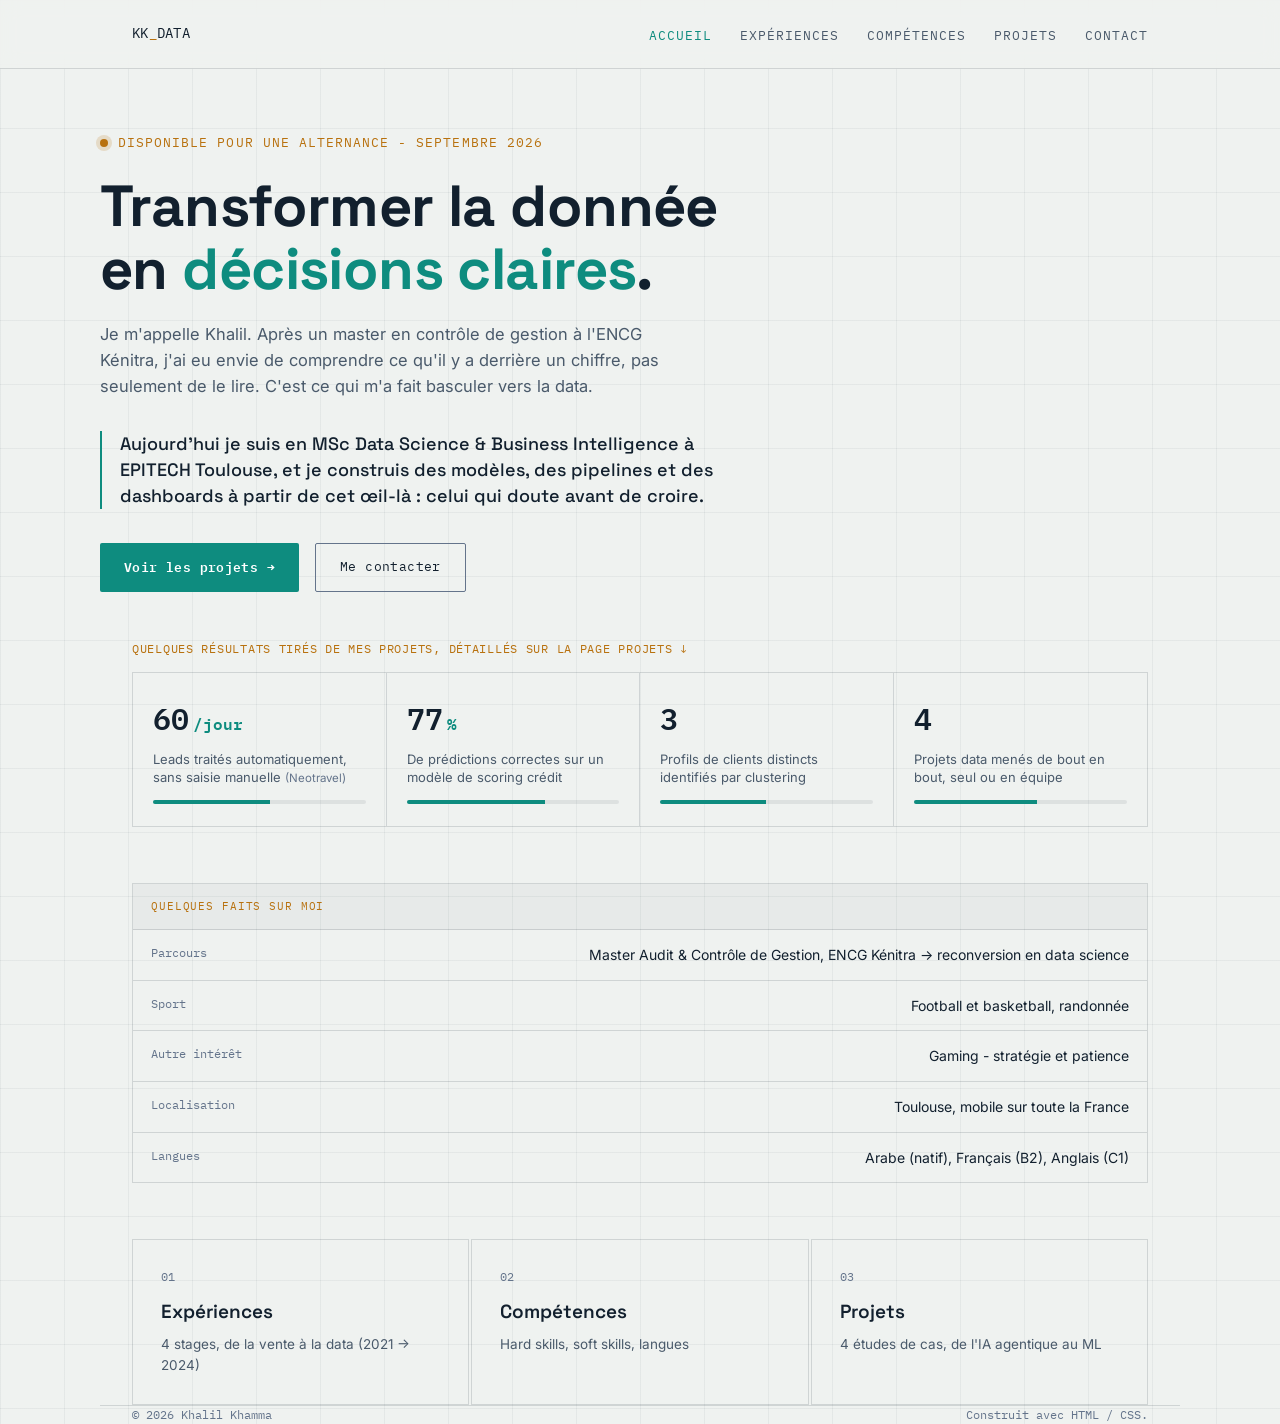
<file: index.html>
<!DOCTYPE html>
<html lang="fr">
<head>
<meta charset="UTF-8">
<meta name="viewport" content="width=device-width, initial-scale=1.0">
<meta name="color-scheme" content="light">
<title>Khalil Khamma - Data Analyst &amp; Business Intelligence</title>
<meta name="description" content="Projets data (ML, BI, IA agentique) et parcours hybride finance/data science. En recherche d'alternance pour septembre 2026.">

<meta property="og:type" content="website">
<meta property="og:site_name" content="Khalil Khamma - Portfolio">
<meta property="og:title" content="Portfolio - Khalil Khamma | Data Analyst &amp; BI">
<meta property="og:description" content="Projets data (ML, BI, IA agentique) et parcours hybride finance/data science. En recherche d'alternance pour septembre 2026.">
<meta property="og:url" content="https://mbabedse7ra.github.io/khalil-khamma.github.io/">
<meta property="og:image" content="https://mbabedse7ra.github.io/khalil-khamma.github.io/og-image.jpg">
<meta property="og:image:type" content="image/jpeg">
<meta property="og:image:width" content="1200">
<meta property="og:image:height" content="630">
<meta name="twitter:card" content="summary_large_image">
<meta name="twitter:title" content="Portfolio - Khalil Khamma | Data Analyst &amp; BI">
<meta name="twitter:description" content="Projets data (ML, BI, IA agentique) et parcours hybride finance/data science. En recherche d'alternance pour septembre 2026.">
<meta name="twitter:image" content="https://mbabedse7ra.github.io/khalil-khamma.github.io/og-image.jpg">

<link rel="preconnect" href="https://fonts.googleapis.com">
<link rel="preconnect" href="https://fonts.gstatic.com" crossorigin>
<link href="https://fonts.googleapis.com/css2?family=Space+Grotesk:wght@400;500;600;700&family=Inter:wght@400;500;600&family=IBM+Plex+Mono:wght@400;500;600&display=swap" rel="stylesheet">
<link rel="stylesheet" href="styles.css">
</head>
<body>

<header>
  <nav class="wrap">
    <a class="logo" href="index.html">KK<span>_</span>DATA</a>
    <ul class="navlinks">
      <li><a href="index.html" class="active">Accueil</a></li>
      <li><a href="experiences.html">Expériences</a></li>
      <li><a href="competences.html">Compétences</a></li>
      <li><a href="projets.html">Projets</a></li>
      <li><a href="contact.html">Contact</a></li>
    </ul>
  </nav>
</header>

<main>
  <section class="page-hero wrap" style="border-bottom:none; padding-bottom:0;">
    <div class="eyebrow">Disponible pour une alternance - septembre 2026</div>
    <h1>Transformer la donnée<br>en <span class="accent">décisions claires</span>.</h1>
    <p class="page-sub">Je m'appelle Khalil. Après un master en contrôle de gestion à l'ENCG Kénitra, j'ai eu envie de comprendre ce qu'il y a derrière un chiffre, pas seulement de le lire. C'est ce qui m'a fait basculer vers la data.</p>

    <blockquote style="font-family:var(--display); font-weight:500; font-size:18px; color:var(--paper); line-height:1.45; max-width:640px; margin-top:32px; padding-left:18px; border-left:2px solid var(--teal);">
      Aujourd'hui je suis en MSc Data Science &amp; Business Intelligence à EPITECH Toulouse, et je construis des modèles, des pipelines et des dashboards à partir de cet œil-là : celui qui doute avant de croire.
    </blockquote>

    <div class="hero-cta">
      <a class="btn btn-primary" href="projets.html">Voir les projets →</a>
      <a class="btn btn-ghost" href="contact.html">Me contacter</a>
    </div>
  </section>

  <section class="wrap" style="border-bottom:1px solid var(--line); padding-top:0;">
    <div class="dash-intro">Quelques résultats tirés de mes projets, détaillés sur la page Projets ↓</div>
    <div class="dash" id="dash">
      <div class="kpi">
        <div class="value">60<span class="unit">/jour</span></div>
        <div class="kpi-desc">Leads traités automatiquement, sans saisie manuelle <span class="proj">(Neotravel)</span></div>
        <div class="bar"><div class="bar-fill" data-w="55%"></div></div>
      </div>
      <div class="kpi">
        <div class="value">77<span class="unit">%</span></div>
        <div class="kpi-desc">De prédictions correctes sur un modèle de scoring crédit</div>
        <div class="bar"><div class="bar-fill" data-w="65%"></div></div>
      </div>
      <div class="kpi">
        <div class="value">3</div>
        <div class="kpi-desc">Profils de clients distincts identifiés par clustering</div>
        <div class="bar"><div class="bar-fill" data-w="50%"></div></div>
      </div>
      <div class="kpi">
        <div class="value">4</div>
        <div class="kpi-desc">Projets data menés de bout en bout, seul ou en équipe</div>
        <div class="bar"><div class="bar-fill" data-w="58%"></div></div>
      </div>
    </div>

    <div class="facts">
      <div class="facts-head">Quelques faits sur moi</div>
      <div class="fact-row"><span class="k">Parcours</span><span class="v">Master Audit &amp; Contrôle de Gestion, ENCG Kénitra → reconversion en data science</span></div>
      <div class="fact-row"><span class="k">Sport</span><span class="v">Football et basketball, randonnée</span></div>
      <div class="fact-row"><span class="k">Autre intérêt</span><span class="v">Gaming - stratégie et patience</span></div>
      <div class="fact-row"><span class="k">Localisation</span><span class="v">Toulouse, mobile sur toute la France</span></div>
      <div class="fact-row"><span class="k">Langues</span><span class="v">Arabe (natif), Français (B2), Anglais (C1)</span></div>
    </div>

    <div class="nav-cards">
      <a class="nav-card" href="experiences.html">
        <div class="nc-num">01</div>
        <div class="nc-title">Expériences</div>
        <div class="nc-desc">4 stages, de la vente à la data (2021 → 2024)</div>
      </a>
      <a class="nav-card" href="competences.html">
        <div class="nc-num">02</div>
        <div class="nc-title">Compétences</div>
        <div class="nc-desc">Hard skills, soft skills, langues</div>
      </a>
      <a class="nav-card" href="projets.html">
        <div class="nc-num">03</div>
        <div class="nc-title">Projets</div>
        <div class="nc-desc">4 études de cas, de l'IA agentique au ML</div>
      </a>
    </div>
  </section>
</main>

<footer class="wrap">
  <span>© 2026 Khalil Khamma</span>
  <span>Construit avec HTML / CSS.</span>
</footer>

<script>
  window.addEventListener('load', () => {
    document.querySelectorAll('.bar-fill').forEach((el, i) => {
      setTimeout(() => { el.style.width = el.dataset.w; }, 150 + i * 120);
    });
  });
</script>

</body>
</html>
</file>
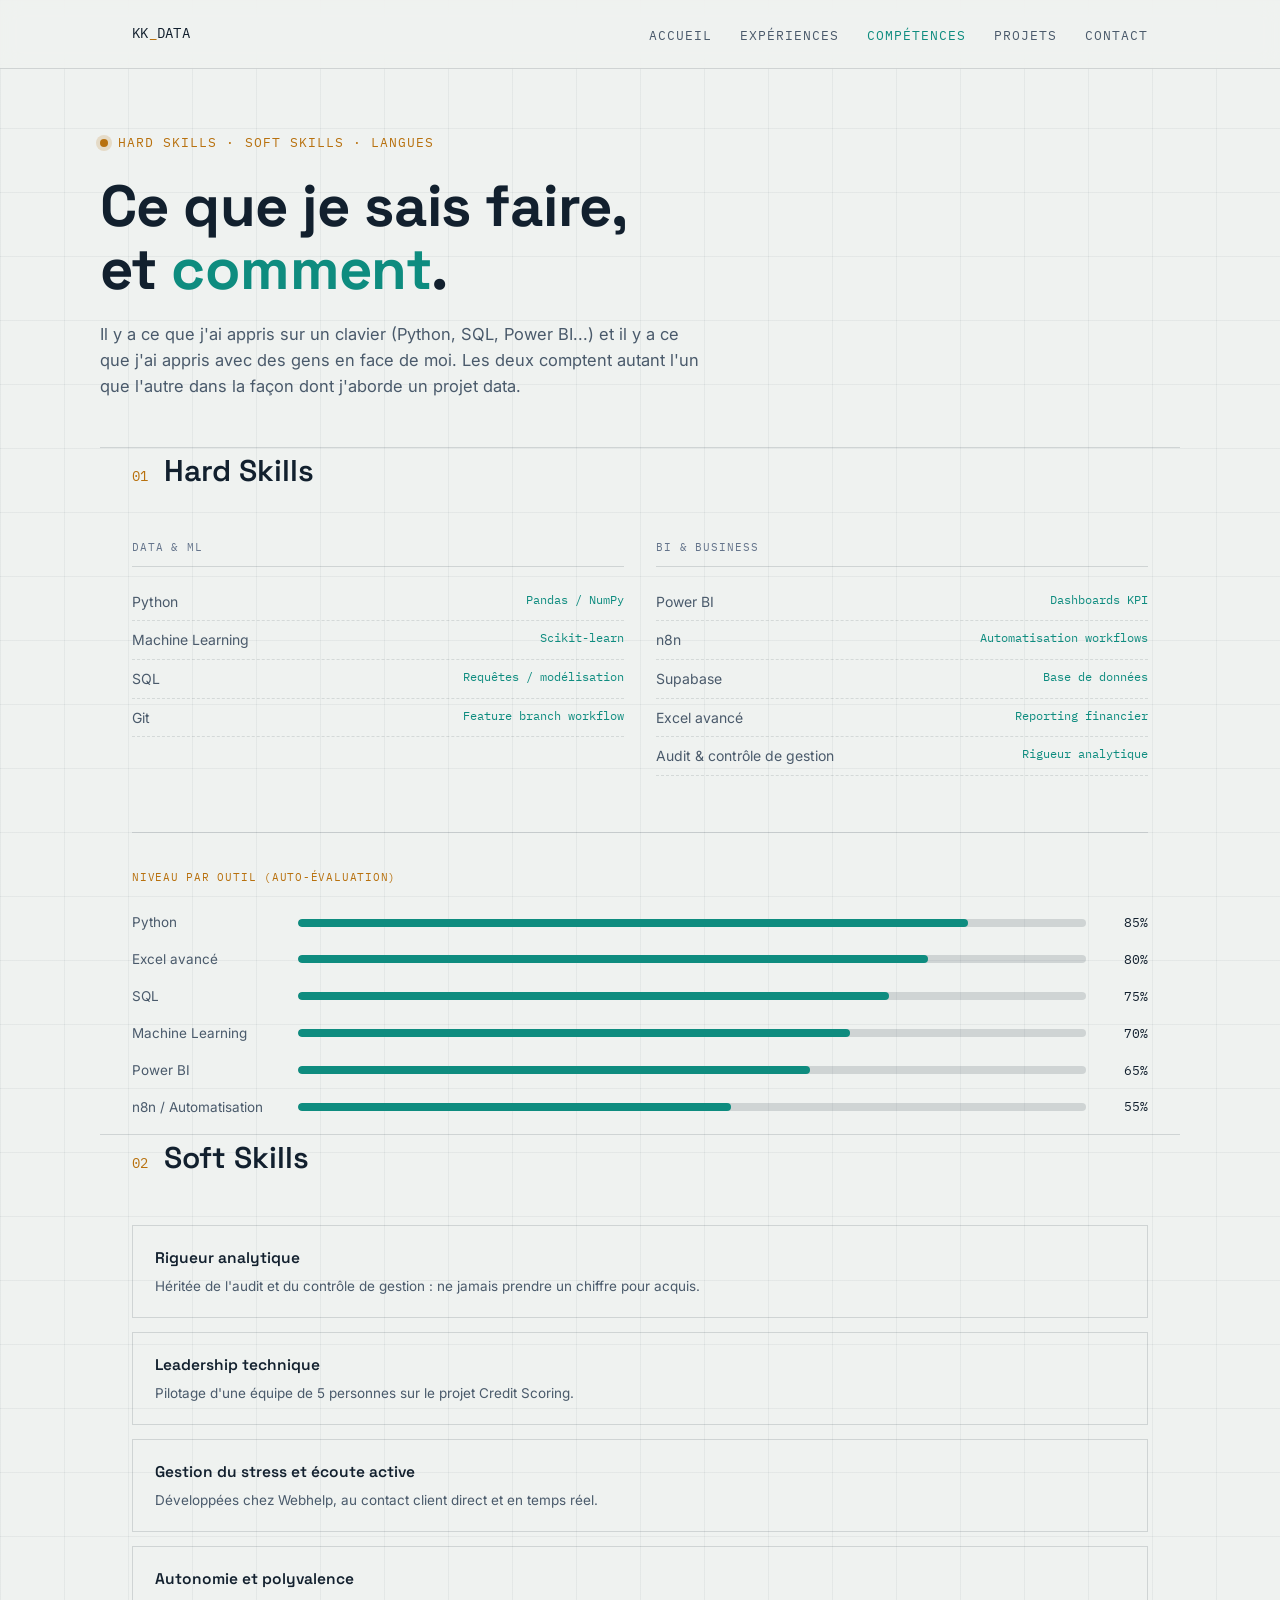
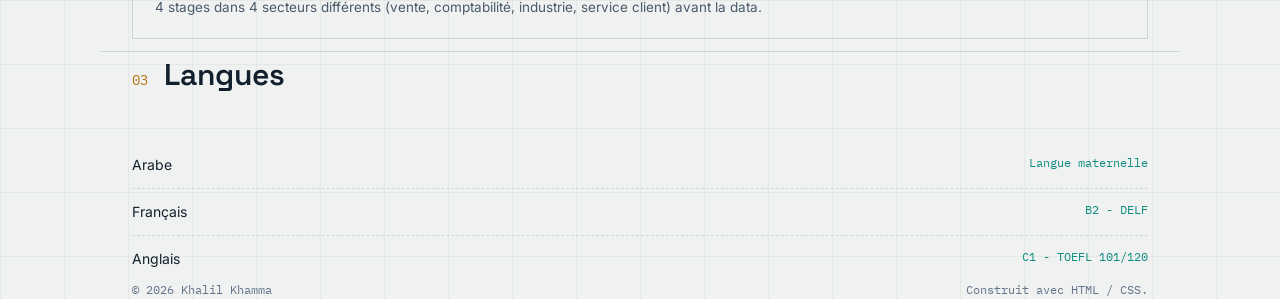
<file: competences.html>
<!DOCTYPE html>
<html lang="fr">
<head>
<meta charset="UTF-8">
<meta name="viewport" content="width=device-width, initial-scale=1.0">
<meta name="color-scheme" content="light">
<title>Compétences - Khalil Khamma</title>
<meta name="description" content="Hard skills, soft skills et langues d'un futur Data Analyst en alternance dès septembre 2026.">
<meta property="og:type" content="website">
<meta property="og:site_name" content="Khalil Khamma - Portfolio">
<meta property="og:title" content="Compétences - Khalil Khamma">
<meta property="og:description" content="Hard skills, soft skills et langues d'un futur Data Analyst en alternance dès septembre 2026.">
<meta property="og:url" content="https://mbabedse7ra.github.io/khalil-khamma.github.io/competences.html">
<meta property="og:image" content="https://mbabedse7ra.github.io/khalil-khamma.github.io/og-image.jpg">
<meta property="og:image:type" content="image/jpeg">
<meta property="og:image:width" content="1200">
<meta property="og:image:height" content="630">
<meta name="twitter:card" content="summary_large_image">
<meta name="twitter:title" content="Compétences - Khalil Khamma">
<meta name="twitter:description" content="Hard skills, soft skills et langues d'un futur Data Analyst en alternance dès septembre 2026.">
<meta name="twitter:image" content="https://mbabedse7ra.github.io/khalil-khamma.github.io/og-image.jpg">
<link rel="preconnect" href="https://fonts.googleapis.com">
<link rel="preconnect" href="https://fonts.gstatic.com" crossorigin>
<link href="https://fonts.googleapis.com/css2?family=Space+Grotesk:wght@400;500;600;700&family=Inter:wght@400;500;600&family=IBM+Plex+Mono:wght@400;500;600&display=swap" rel="stylesheet">
<link rel="stylesheet" href="styles.css">
</head>
<body>

<header>
  <nav class="wrap">
    <a class="logo" href="index.html">KK<span>_</span>DATA</a>
    <ul class="navlinks">
      <li><a href="index.html">Accueil</a></li>
      <li><a href="experiences.html">Expériences</a></li>
      <li><a href="competences.html" class="active">Compétences</a></li>
      <li><a href="projets.html">Projets</a></li>
      <li><a href="contact.html">Contact</a></li>
    </ul>
  </nav>
</header>

<main>
  <section class="page-hero wrap">
    <div class="eyebrow">Hard skills · Soft skills · Langues</div>
    <h1>Ce que je sais faire,<br>et <span class="accent">comment</span>.</h1>
    <p class="page-sub">Il y a ce que j'ai appris sur un clavier (Python, SQL, Power BI...) et il y a ce que j'ai appris avec des gens en face de moi. Les deux comptent autant l'un que l'autre dans la façon dont j'aborde un projet data.</p>
  </section>

  <section class="wrap">
    <div class="sec-head">
      <span class="sec-num">01</span>
      <h2 class="sec-title">Hard Skills</h2>
    </div>
    <div class="skills-grid">
      <div class="skill-col">
        <div class="col-title">Data &amp; ML</div>
        <div class="skill-item"><span>Python</span><span>Pandas / NumPy</span></div>
        <div class="skill-item"><span>Machine Learning</span><span>Scikit-learn</span></div>
        <div class="skill-item"><span>SQL</span><span>Requêtes / modélisation</span></div>
        <div class="skill-item"><span>Git</span><span>Feature branch workflow</span></div>
      </div>
      <div class="skill-col">
        <div class="col-title">BI &amp; Business</div>
        <div class="skill-item"><span>Power BI</span><span>Dashboards KPI</span></div>
        <div class="skill-item"><span>n8n</span><span>Automatisation workflows</span></div>
        <div class="skill-item"><span>Supabase</span><span>Base de données</span></div>
        <div class="skill-item"><span>Excel avancé</span><span>Reporting financier</span></div>
        <div class="skill-item"><span>Audit &amp; contrôle de gestion</span><span>Rigueur analytique</span></div>
      </div>
    </div>

    <div class="skill-chart">
      <div class="chart-label">Niveau par outil (auto-évaluation)</div>
      <div class="chart-row" data-value="85">
        <span class="chart-name">Python</span>
        <div class="chart-track"><div class="chart-fill"></div></div>
        <span class="chart-pct">85%</span>
      </div>
      <div class="chart-row" data-value="80">
        <span class="chart-name">Excel avancé</span>
        <div class="chart-track"><div class="chart-fill"></div></div>
        <span class="chart-pct">80%</span>
      </div>
      <div class="chart-row" data-value="75">
        <span class="chart-name">SQL</span>
        <div class="chart-track"><div class="chart-fill"></div></div>
        <span class="chart-pct">75%</span>
      </div>
      <div class="chart-row" data-value="70">
        <span class="chart-name">Machine Learning</span>
        <div class="chart-track"><div class="chart-fill"></div></div>
        <span class="chart-pct">70%</span>
      </div>
      <div class="chart-row" data-value="65">
        <span class="chart-name">Power BI</span>
        <div class="chart-track"><div class="chart-fill"></div></div>
        <span class="chart-pct">65%</span>
      </div>
      <div class="chart-row" data-value="55">
        <span class="chart-name">n8n / Automatisation</span>
        <div class="chart-track"><div class="chart-fill"></div></div>
        <span class="chart-pct">55%</span>
      </div>
    </div>
  </section>

  <section class="wrap">
    <div class="sec-head">
      <span class="sec-num">02</span>
      <h2 class="sec-title">Soft Skills</h2>
    </div>
    <div class="soft-skills">
      <div class="soft-item">
        <div class="st-title">Rigueur analytique</div>
        <div class="st-desc">Héritée de l'audit et du contrôle de gestion : ne jamais prendre un chiffre pour acquis.</div>
      </div>
      <div class="soft-item">
        <div class="st-title">Leadership technique</div>
        <div class="st-desc">Pilotage d'une équipe de 5 personnes sur le projet Credit Scoring.</div>
      </div>
      <div class="soft-item">
        <div class="st-title">Gestion du stress et écoute active</div>
        <div class="st-desc">Développées chez Webhelp, au contact client direct et en temps réel.</div>
      </div>
      <div class="soft-item">
        <div class="st-title">Autonomie et polyvalence</div>
        <div class="st-desc">4 stages dans 4 secteurs différents (vente, comptabilité, industrie, service client) avant la data.</div>
      </div>
    </div>
  </section>

  <section class="wrap" style="border-bottom:none;">
    <div class="sec-head">
      <span class="sec-num">03</span>
      <h2 class="sec-title">Langues</h2>
    </div>
    <div class="lang-row"><span>Arabe</span><span class="l-level">Langue maternelle</span></div>
    <div class="lang-row"><span>Français</span><span class="l-level">B2 - DELF</span></div>
    <div class="lang-row"><span>Anglais</span><span class="l-level">C1 - TOEFL 101/120</span></div>
  </section>
</main>

<footer class="wrap">
  <span>© 2026 Khalil Khamma</span>
  <span>Construit avec HTML / CSS.</span>
</footer>

<script>
  const chartRows = document.querySelectorAll('.chart-row');
  if ('IntersectionObserver' in window) {
    const observer = new IntersectionObserver((entries) => {
      entries.forEach((entry, i) => {
        if (entry.isIntersecting) {
          const fill = entry.target.querySelector('.chart-fill');
          setTimeout(() => { fill.style.width = entry.target.dataset.value + '%'; }, i * 60);
          observer.unobserve(entry.target);
        }
      });
    }, { threshold: 0.35 });
    chartRows.forEach(row => observer.observe(row));
  } else {
    chartRows.forEach(row => {
      row.querySelector('.chart-fill').style.width = row.dataset.value + '%';
    });
  }
</script>

</body>
</html>
</file>
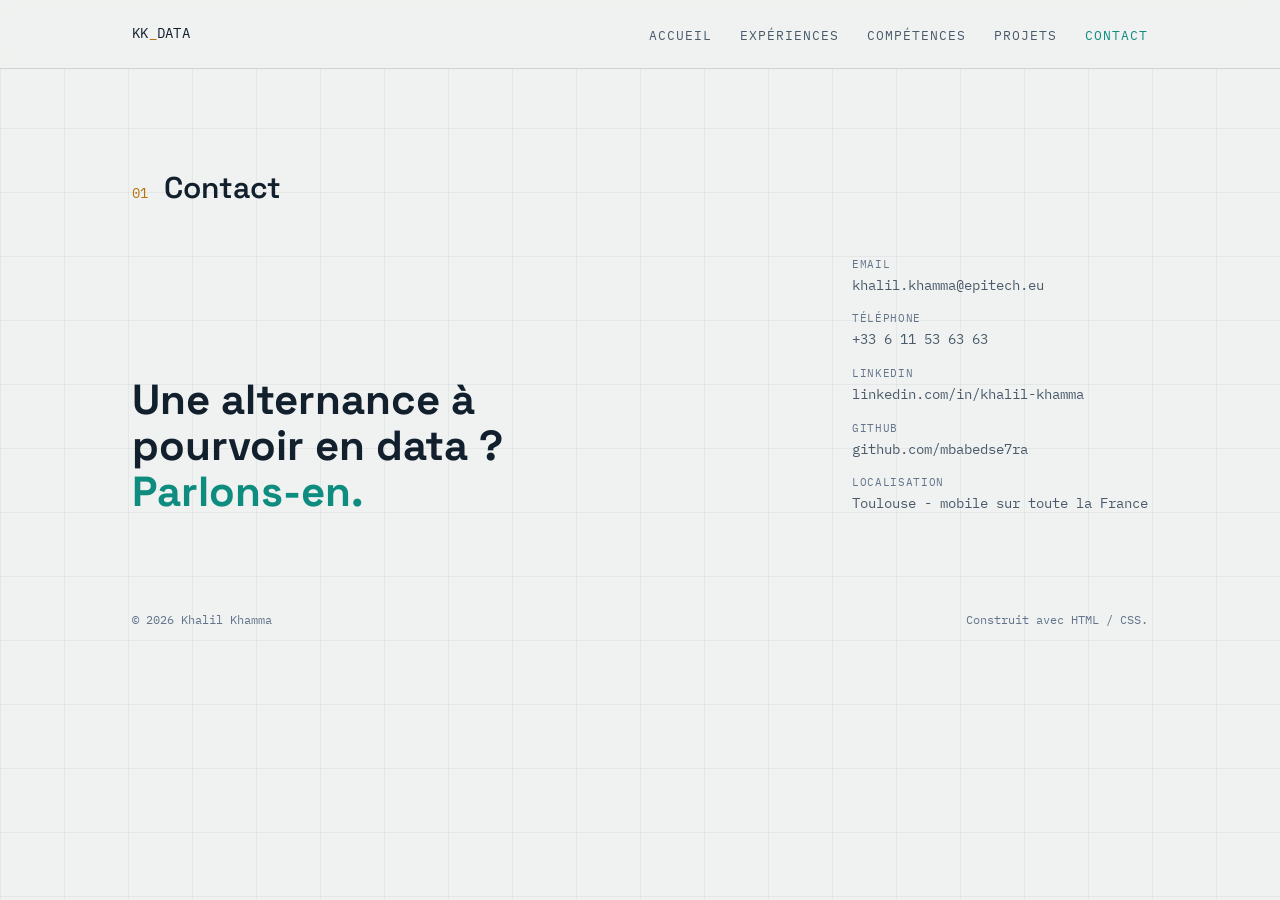
<file: contact.html>
<!DOCTYPE html>
<html lang="fr">
<head>
<meta charset="UTF-8">
<meta name="viewport" content="width=device-width, initial-scale=1.0">
<meta name="color-scheme" content="light">
<title>Contact - Khalil Khamma</title>
<meta name="description" content="Étudiant en MSc Data Science &amp; BI, en recherche d'alternance pour septembre 2026. Contactez-moi.">
<meta property="og:type" content="website">
<meta property="og:site_name" content="Khalil Khamma - Portfolio">
<meta property="og:title" content="Contact - Khalil Khamma">
<meta property="og:description" content="Étudiant en MSc Data Science &amp; BI, en recherche d'alternance pour septembre 2026. Contactez-moi.">
<meta property="og:url" content="https://mbabedse7ra.github.io/khalil-khamma.github.io/contact.html">
<meta property="og:image" content="https://mbabedse7ra.github.io/khalil-khamma.github.io/og-image.jpg">
<meta property="og:image:type" content="image/jpeg">
<meta property="og:image:width" content="1200">
<meta property="og:image:height" content="630">
<meta name="twitter:card" content="summary_large_image">
<meta name="twitter:title" content="Contact - Khalil Khamma">
<meta name="twitter:description" content="Étudiant en MSc Data Science &amp; BI, en recherche d'alternance pour septembre 2026. Contactez-moi.">
<meta name="twitter:image" content="https://mbabedse7ra.github.io/khalil-khamma.github.io/og-image.jpg">
<link rel="preconnect" href="https://fonts.googleapis.com">
<link rel="preconnect" href="https://fonts.gstatic.com" crossorigin>
<link href="https://fonts.googleapis.com/css2?family=Space+Grotesk:wght@400;500;600;700&family=Inter:wght@400;500;600&family=IBM+Plex+Mono:wght@400;500;600&display=swap" rel="stylesheet">
<link rel="stylesheet" href="styles.css">
</head>
<body>

<header>
  <nav class="wrap">
    <a class="logo" href="index.html">KK<span>_</span>DATA</a>
    <ul class="navlinks">
      <li><a href="index.html">Accueil</a></li>
      <li><a href="experiences.html">Expériences</a></li>
      <li><a href="competences.html">Compétences</a></li>
      <li><a href="projets.html">Projets</a></li>
      <li><a href="contact.html" class="active">Contact</a></li>
    </ul>
  </nav>
</header>

<main>
  <section class="wrap" style="border-bottom:none; padding-top:96px; padding-bottom:96px;">
    <div class="sec-head">
      <span class="sec-num">01</span>
      <h2 class="sec-title">Contact</h2>
    </div>
    <div class="contact-inner">
      <h2>Une alternance à pourvoir en data ?<br><span class="accent">Parlons-en.</span></h2>
      <div class="contact-links">
        <a href="mailto:khalil.khamma@epitech.eu"><span class="k">Email</span>khalil.khamma@epitech.eu</a>
        <a href="tel:+33611536363"><span class="k">Téléphone</span>+33 6 11 53 63 63</a>
        <a href="https://linkedin.com/in/khalil-khamma" target="_blank" rel="noopener"><span class="k">LinkedIn</span>linkedin.com/in/khalil-khamma</a>
        <a href="https://github.com/mbabedse7ra" target="_blank" rel="noopener"><span class="k">GitHub</span>github.com/mbabedse7ra</a>
        <a href="#"><span class="k">Localisation</span>Toulouse - mobile sur toute la France</a>
      </div>
    </div>
  </section>
</main>

<footer class="wrap">
  <span>© 2026 Khalil Khamma</span>
  <span>Construit avec HTML / CSS.</span>
</footer>

</body>
</html>
</file>
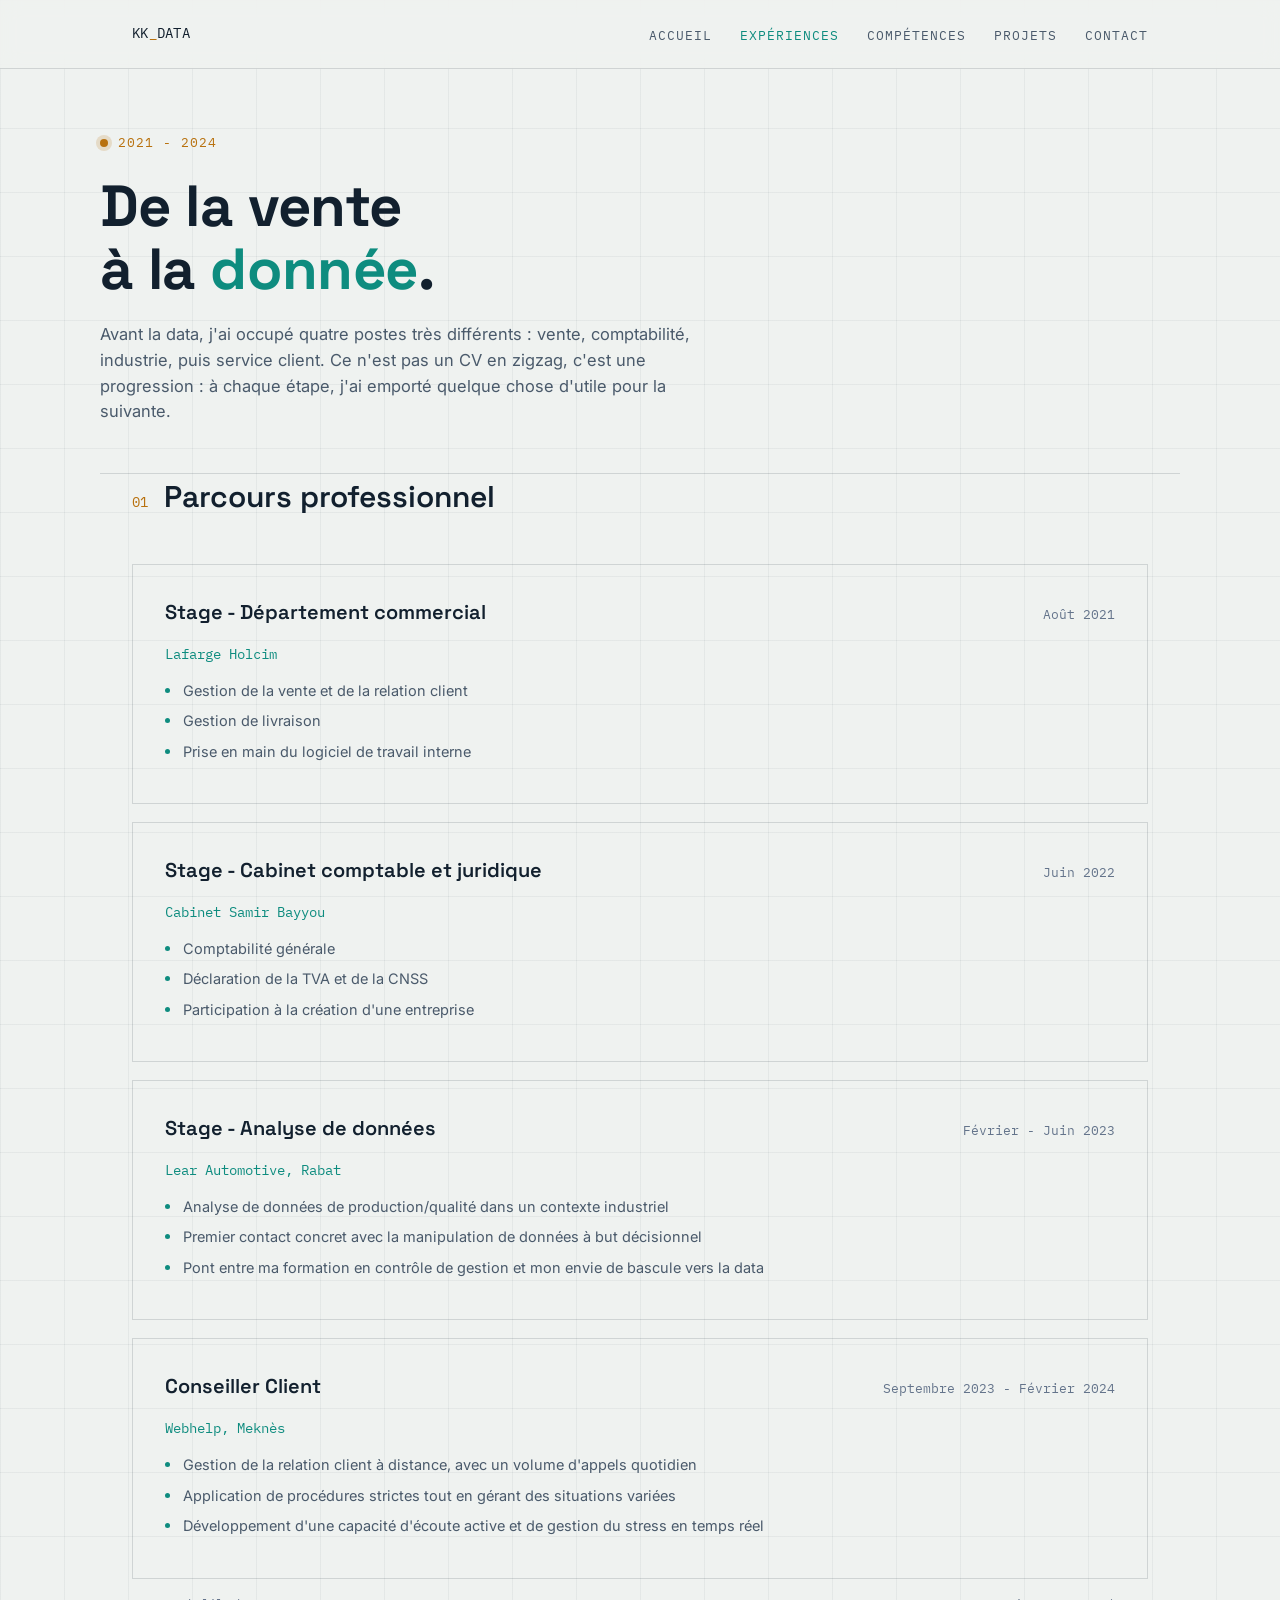
<file: experiences.html>
<!DOCTYPE html>
<html lang="fr">
<head>
<meta charset="UTF-8">
<meta name="viewport" content="width=device-width, initial-scale=1.0">
<meta name="color-scheme" content="light">
<title>Expériences - Khalil Khamma</title>
<meta name="description" content="Quatre stages, quatre secteurs : vente, comptabilité, industrie, service client, avant la bascule vers la data.">
<meta property="og:type" content="website">
<meta property="og:site_name" content="Khalil Khamma - Portfolio">
<meta property="og:title" content="Expériences - Khalil Khamma">
<meta property="og:description" content="Quatre stages, quatre secteurs : vente, comptabilité, industrie, service client, avant la bascule vers la data.">
<meta property="og:url" content="https://mbabedse7ra.github.io/khalil-khamma.github.io/experiences.html">
<meta property="og:image" content="https://mbabedse7ra.github.io/khalil-khamma.github.io/og-image.jpg">
<meta property="og:image:type" content="image/jpeg">
<meta property="og:image:width" content="1200">
<meta property="og:image:height" content="630">
<meta name="twitter:card" content="summary_large_image">
<meta name="twitter:title" content="Expériences - Khalil Khamma">
<meta name="twitter:description" content="Quatre stages, quatre secteurs : vente, comptabilité, industrie, service client, avant la bascule vers la data.">
<meta name="twitter:image" content="https://mbabedse7ra.github.io/khalil-khamma.github.io/og-image.jpg">
<link rel="preconnect" href="https://fonts.googleapis.com">
<link rel="preconnect" href="https://fonts.gstatic.com" crossorigin>
<link href="https://fonts.googleapis.com/css2?family=Space+Grotesk:wght@400;500;600;700&family=Inter:wght@400;500;600&family=IBM+Plex+Mono:wght@400;500;600&display=swap" rel="stylesheet">
<link rel="stylesheet" href="styles.css">
</head>
<body>

<header>
  <nav class="wrap">
    <a class="logo" href="index.html">KK<span>_</span>DATA</a>
    <ul class="navlinks">
      <li><a href="index.html">Accueil</a></li>
      <li><a href="experiences.html" class="active">Expériences</a></li>
      <li><a href="competences.html">Compétences</a></li>
      <li><a href="projets.html">Projets</a></li>
      <li><a href="contact.html">Contact</a></li>
    </ul>
  </nav>
</header>

<main>
  <section class="page-hero wrap">
    <div class="eyebrow">2021 - 2024</div>
    <h1>De la vente<br>à la <span class="accent">donnée</span>.</h1>
    <p class="page-sub">Avant la data, j'ai occupé quatre postes très différents : vente, comptabilité, industrie, puis service client. Ce n'est pas un CV en zigzag, c'est une progression : à chaque étape, j'ai emporté quelque chose d'utile pour la suivante.</p>
  </section>

  <section class="wrap">
    <div class="sec-head">
      <span class="sec-num">01</span>
      <h2 class="sec-title">Parcours professionnel</h2>
    </div>

    <div class="timeline">
      <div class="tl-item">
        <div class="tl-head">
          <div class="tl-role">Stage - Département commercial</div>
          <div class="tl-meta">Août 2021</div>
        </div>
        <div class="tl-company">Lafarge Holcim</div>
        <ul class="tl-missions">
          <li>Gestion de la vente et de la relation client</li>
          <li>Gestion de livraison</li>
          <li>Prise en main du logiciel de travail interne</li>
        </ul>
      </div>

      <div class="tl-item">
        <div class="tl-head">
          <div class="tl-role">Stage - Cabinet comptable et juridique</div>
          <div class="tl-meta">Juin 2022</div>
        </div>
        <div class="tl-company">Cabinet Samir Bayyou</div>
        <ul class="tl-missions">
          <li>Comptabilité générale</li>
          <li>Déclaration de la TVA et de la CNSS</li>
          <li>Participation à la création d'une entreprise</li>
        </ul>
      </div>

      <div class="tl-item">
        <div class="tl-head">
          <div class="tl-role">Stage - Analyse de données</div>
          <div class="tl-meta">Février - Juin 2023</div>
        </div>
        <div class="tl-company">Lear Automotive, Rabat</div>
        <ul class="tl-missions">
          <li>Analyse de données de production/qualité dans un contexte industriel</li>
          <li>Premier contact concret avec la manipulation de données à but décisionnel</li>
          <li>Pont entre ma formation en contrôle de gestion et mon envie de bascule vers la data</li>
        </ul>
      </div>

      <div class="tl-item">
        <div class="tl-head">
          <div class="tl-role">Conseiller Client</div>
          <div class="tl-meta">Septembre 2023 - Février 2024</div>
        </div>
        <div class="tl-company">Webhelp, Meknès</div>
        <ul class="tl-missions">
          <li>Gestion de la relation client à distance, avec un volume d'appels quotidien</li>
          <li>Application de procédures strictes tout en gérant des situations variées</li>
          <li>Développement d'une capacité d'écoute active et de gestion du stress en temps réel</li>
        </ul>
      </div>
    </div>
  </section>
</main>

<footer class="wrap">
  <span>© 2026 Khalil Khamma</span>
  <span>Construit avec HTML / CSS.</span>
</footer>

</body>
</html>
</file>
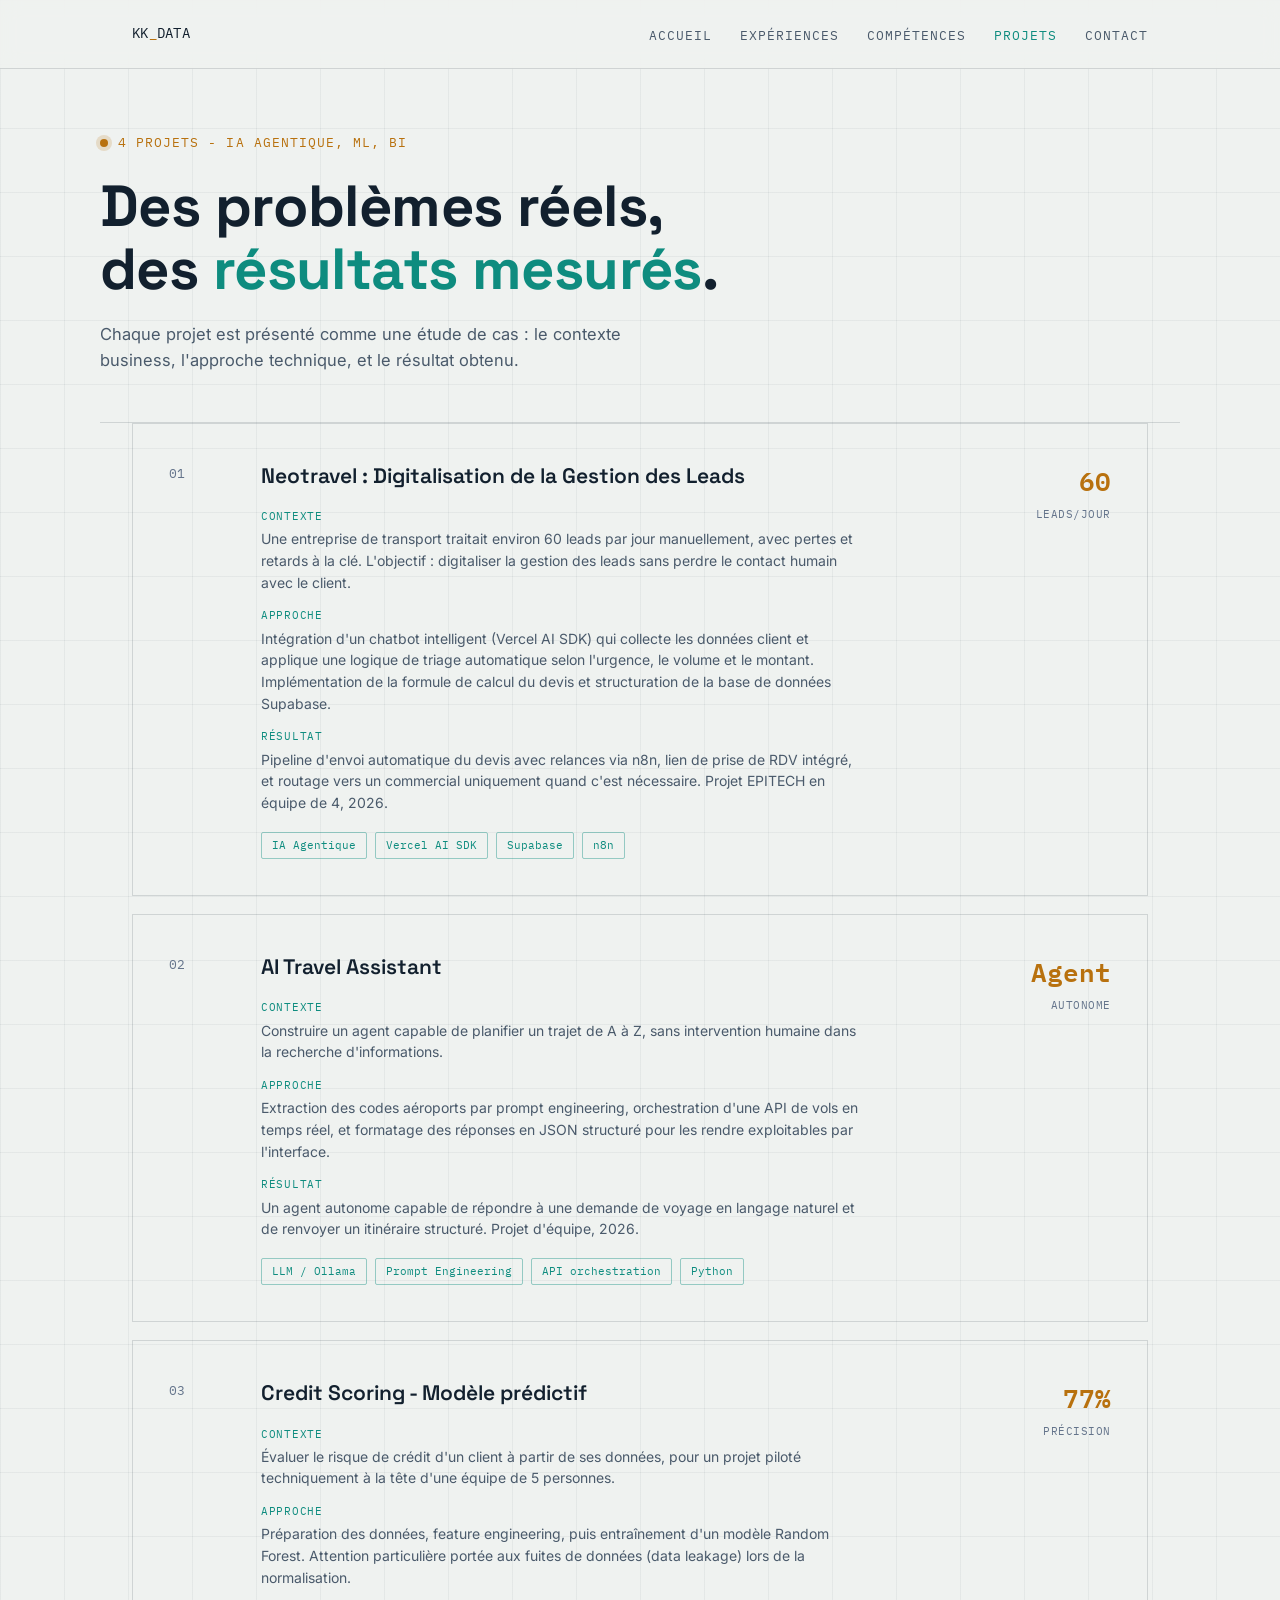
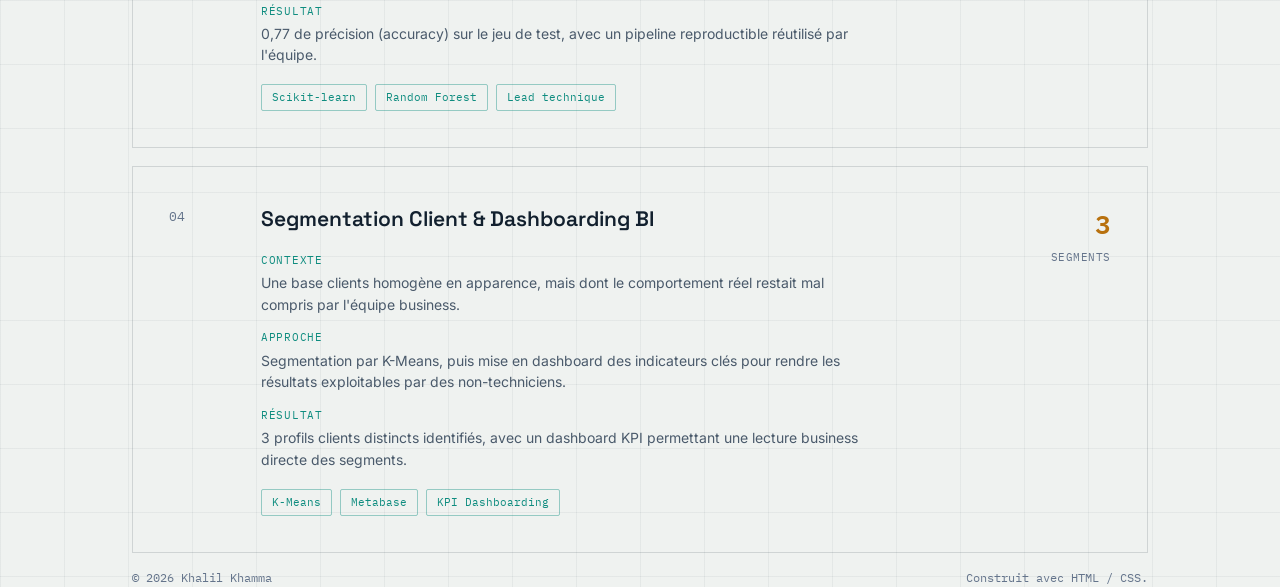
<file: projets.html>
<!DOCTYPE html>
<html lang="fr">
<head>
<meta charset="UTF-8">
<meta name="viewport" content="width=device-width, initial-scale=1.0">
<meta name="color-scheme" content="light">
<title>Projets - Khalil Khamma</title>
<meta name="description" content="4 études de cas data : IA agentique, scoring crédit, segmentation client et automatisation de leads.">
<meta property="og:type" content="website">
<meta property="og:site_name" content="Khalil Khamma - Portfolio">
<meta property="og:title" content="Projets - Khalil Khamma">
<meta property="og:description" content="4 études de cas data : IA agentique, scoring crédit, segmentation client et automatisation de leads.">
<meta property="og:url" content="https://mbabedse7ra.github.io/khalil-khamma.github.io/projets.html">
<meta property="og:image" content="https://mbabedse7ra.github.io/khalil-khamma.github.io/og-image.jpg">
<meta property="og:image:type" content="image/jpeg">
<meta property="og:image:width" content="1200">
<meta property="og:image:height" content="630">
<meta name="twitter:card" content="summary_large_image">
<meta name="twitter:title" content="Projets - Khalil Khamma">
<meta name="twitter:description" content="4 études de cas data : IA agentique, scoring crédit, segmentation client et automatisation de leads.">
<meta name="twitter:image" content="https://mbabedse7ra.github.io/khalil-khamma.github.io/og-image.jpg">
<link rel="preconnect" href="https://fonts.googleapis.com">
<link rel="preconnect" href="https://fonts.gstatic.com" crossorigin>
<link href="https://fonts.googleapis.com/css2?family=Space+Grotesk:wght@400;500;600;700&family=Inter:wght@400;500;600&family=IBM+Plex+Mono:wght@400;500;600&display=swap" rel="stylesheet">
<link rel="stylesheet" href="styles.css">
</head>
<body>

<header>
  <nav class="wrap">
    <a class="logo" href="index.html">KK<span>_</span>DATA</a>
    <ul class="navlinks">
      <li><a href="index.html">Accueil</a></li>
      <li><a href="experiences.html">Expériences</a></li>
      <li><a href="competences.html">Compétences</a></li>
      <li><a href="projets.html" class="active">Projets</a></li>
      <li><a href="contact.html">Contact</a></li>
    </ul>
  </nav>
</header>

<main>
  <section class="page-hero wrap">
    <div class="eyebrow">4 projets - IA agentique, ML, BI</div>
    <h1>Des problèmes réels,<br>des <span class="accent">résultats mesurés</span>.</h1>
    <p class="page-sub">Chaque projet est présenté comme une étude de cas : le contexte business, l'approche technique, et le résultat obtenu.</p>
  </section>

  <section class="wrap" style="border-bottom:none;">
    <div class="projects">
      <div class="project">
        <div class="project-idx">01</div>
        <div>
          <div class="project-title">Neotravel : Digitalisation de la Gestion des Leads</div>
          <div class="case-block">
            <span class="case-label">Contexte</span>
            <p>Une entreprise de transport traitait environ 60 leads par jour manuellement, avec pertes et retards à la clé. L'objectif : digitaliser la gestion des leads sans perdre le contact humain avec le client.</p>
          </div>
          <div class="case-block">
            <span class="case-label">Approche</span>
            <p>Intégration d'un chatbot intelligent (Vercel AI SDK) qui collecte les données client et applique une logique de triage automatique selon l'urgence, le volume et le montant. Implémentation de la formule de calcul du devis et structuration de la base de données Supabase.</p>
          </div>
          <div class="case-block">
            <span class="case-label">Résultat</span>
            <p>Pipeline d'envoi automatique du devis avec relances via n8n, lien de prise de RDV intégré, et routage vers un commercial uniquement quand c'est nécessaire. Projet EPITECH en équipe de 4, 2026.</p>
          </div>
          <div class="tags">
            <span class="tag">IA Agentique</span>
            <span class="tag">Vercel AI SDK</span>
            <span class="tag">Supabase</span>
            <span class="tag">n8n</span>
          </div>
        </div>
        <div class="project-metric">
          <span class="num">60</span>
          <span class="cap">Leads/jour</span>
        </div>
      </div>

      <div class="project">
        <div class="project-idx">02</div>
        <div>
          <div class="project-title">AI Travel Assistant</div>
          <div class="case-block">
            <span class="case-label">Contexte</span>
            <p>Construire un agent capable de planifier un trajet de A à Z, sans intervention humaine dans la recherche d'informations.</p>
          </div>
          <div class="case-block">
            <span class="case-label">Approche</span>
            <p>Extraction des codes aéroports par prompt engineering, orchestration d'une API de vols en temps réel, et formatage des réponses en JSON structuré pour les rendre exploitables par l'interface.</p>
          </div>
          <div class="case-block">
            <span class="case-label">Résultat</span>
            <p>Un agent autonome capable de répondre à une demande de voyage en langage naturel et de renvoyer un itinéraire structuré. Projet d'équipe, 2026.</p>
          </div>
          <div class="tags">
            <span class="tag">LLM / Ollama</span>
            <span class="tag">Prompt Engineering</span>
            <span class="tag">API orchestration</span>
            <span class="tag">Python</span>
          </div>
        </div>
        <div class="project-metric">
          <span class="num">Agent</span>
          <span class="cap">Autonome</span>
        </div>
      </div>

      <div class="project">
        <div class="project-idx">03</div>
        <div>
          <div class="project-title">Credit Scoring - Modèle prédictif</div>
          <div class="case-block">
            <span class="case-label">Contexte</span>
            <p>Évaluer le risque de crédit d'un client à partir de ses données, pour un projet piloté techniquement à la tête d'une équipe de 5 personnes.</p>
          </div>
          <div class="case-block">
            <span class="case-label">Approche</span>
            <p>Préparation des données, feature engineering, puis entraînement d'un modèle Random Forest. Attention particulière portée aux fuites de données (data leakage) lors de la normalisation.</p>
          </div>
          <div class="case-block">
            <span class="case-label">Résultat</span>
            <p>0,77 de précision (accuracy) sur le jeu de test, avec un pipeline reproductible réutilisé par l'équipe.</p>
          </div>
          <div class="tags">
            <span class="tag">Scikit-learn</span>
            <span class="tag">Random Forest</span>
            <span class="tag">Lead technique</span>
          </div>
        </div>
        <div class="project-metric">
          <span class="num">77%</span>
          <span class="cap">Précision</span>
        </div>
      </div>

      <div class="project">
        <div class="project-idx">04</div>
        <div>
          <div class="project-title">Segmentation Client &amp; Dashboarding BI</div>
          <div class="case-block">
            <span class="case-label">Contexte</span>
            <p>Une base clients homogène en apparence, mais dont le comportement réel restait mal compris par l'équipe business.</p>
          </div>
          <div class="case-block">
            <span class="case-label">Approche</span>
            <p>Segmentation par K-Means, puis mise en dashboard des indicateurs clés pour rendre les résultats exploitables par des non-techniciens.</p>
          </div>
          <div class="case-block">
            <span class="case-label">Résultat</span>
            <p>3 profils clients distincts identifiés, avec un dashboard KPI permettant une lecture business directe des segments.</p>
          </div>
          <div class="tags">
            <span class="tag">K-Means</span>
            <span class="tag">Metabase</span>
            <span class="tag">KPI Dashboarding</span>
          </div>
        </div>
        <div class="project-metric">
          <span class="num">3</span>
          <span class="cap">Segments</span>
        </div>
      </div>
    </div>
  </section>
</main>

<footer class="wrap">
  <span>© 2026 Khalil Khamma</span>
  <span>Construit avec HTML / CSS.</span>
</footer>

</body>
</html>
</file>
<file: styles.css>
:root{
  --bg:#EFF2F0;
  --ink:#0E1B2C;
  --paper:#12202E;
  --paper-dim:#4A5A6B;
  --line:rgba(16,32,47,0.14);
  --bg-grid:rgba(16,32,47,0.05);
  --teal:#0E8C7F;
  --amber:#B8710E;
  --slate:#64748B;
  --display: 'Space Grotesk', sans-serif;
  --body: 'Inter', sans-serif;
  --mono: 'IBM Plex Mono', monospace;
}

*{box-sizing:border-box; margin:0; padding:0;}

html{scroll-behavior:smooth; color-scheme:light;}

body{
  background:var(--bg);
  color:var(--paper);
  font-family:var(--body);
  line-height:1.55;
  overflow-x:hidden;
  background-image:
    linear-gradient(var(--bg-grid) 1px, transparent 1px),
    linear-gradient(90deg, var(--bg-grid) 1px, transparent 1px);
  background-size: 64px 64px;
}

a{color:inherit;}
::selection{background:var(--teal); color:#fff;}

.wrap{max-width:1080px; margin:0 auto; padding:0 32px;}

/* ---------- NAV ---------- */
header{
  position:sticky; top:0; z-index:50;
  background:rgba(239,242,240,0.88);
  backdrop-filter:blur(10px);
  border-bottom:1px solid var(--line);
}
nav.wrap{display:flex; align-items:center; justify-content:space-between; height:68px;}
.logo{font-family:var(--mono); font-size:14px; letter-spacing:0.02em; color:var(--paper); text-decoration:none;}
.logo span{color:var(--amber);}
.navlinks{display:flex; gap:28px; list-style:none;}
.navlinks a{
  font-family:var(--mono); font-size:12.5px; text-transform:uppercase;
  letter-spacing:0.08em; color:var(--paper-dim); text-decoration:none;
  transition:color .2s ease;
}
.navlinks a:hover, .navlinks a:focus-visible{color:var(--teal);}
.navlinks a.active{color:var(--teal);}
.navlinks a:focus-visible{outline:2px solid var(--teal); outline-offset:4px;}

/* ---------- PAGE HEADER (sections communes) ---------- */
.page-hero{padding:64px 0 48px; border-bottom:1px solid var(--line);}
.eyebrow{
  font-family:var(--mono); font-size:13px; color:var(--amber);
  letter-spacing:0.08em; text-transform:uppercase; margin-bottom:22px;
  display:flex; align-items:center; gap:10px;
}
.eyebrow::before{
  content:''; width:8px; height:8px; border-radius:50%;
  background:var(--amber); box-shadow:0 0 0 4px rgba(184,113,14,0.18);
}
h1{
  font-family:var(--display); font-weight:700;
  font-size:clamp(34px, 5.5vw, 58px);
  line-height:1.08; letter-spacing:-0.01em;
  max-width:820px;
}
h1 .accent{color:var(--teal);}
.page-sub{margin-top:22px; max-width:600px; color:var(--paper-dim); font-size:16.5px;}

.hero-cta{display:flex; gap:16px; margin-top:34px; flex-wrap:wrap;}
.btn{
  font-family:var(--mono); font-size:13px; letter-spacing:0.03em;
  padding:13px 24px; border-radius:2px; text-decoration:none;
  transition:transform .15s ease, background .15s ease, border-color .15s ease;
  display:inline-flex; align-items:center; gap:8px;
}
.btn-primary{background:var(--teal); color:#fff; font-weight:600;}
.btn-primary:hover{transform:translateY(-2px); background:#0B7469;}
.btn-ghost{border:1px solid var(--slate); color:var(--paper);}
.btn-ghost:hover{border-color:var(--teal); color:var(--teal); transform:translateY(-2px);}

/* ---------- KPI DASHBOARD ---------- */
.dash-intro{
  margin-top:48px; margin-bottom:14px;
  font-family:var(--mono); font-size:12px; color:var(--amber);
  text-transform:uppercase; letter-spacing:0.06em;
}
.dash{display:grid; grid-template-columns:repeat(4, 1fr); border:1px solid var(--line);}
.kpi{padding:22px 20px; border-right:1px solid var(--line); display:flex; flex-direction:column;}
.kpi:last-child{border-right:none;}
.kpi .value{font-family:var(--mono); font-weight:600; font-size:30px; color:var(--paper); display:flex; align-items:baseline;}
.kpi .value .unit{font-size:16px; color:var(--teal); margin-left:4px;}
.kpi .kpi-desc{font-family:var(--body); font-size:13px; color:var(--paper-dim); line-height:1.4; margin-top:8px; margin-bottom:auto;}
.kpi .kpi-desc .proj{color:var(--slate); font-size:11.5px;}
.kpi .bar{margin-top:14px; height:4px; background:rgba(16,32,47,0.08); border-radius:2px; overflow:hidden;}
.kpi .bar-fill{height:100%; background:var(--teal); width:0%; transition:width 1.1s cubic-bezier(.2,.8,.2,1);}
@media(prefers-reduced-motion: reduce){ .kpi .bar-fill, .chart-fill{transition:none;} }

/* ---------- FACTS (Quelques faits sur moi) ---------- */
.facts{border:1px solid var(--line); margin-top:56px;}
.facts-head{
  padding:14px 18px; background:rgba(16,32,47,0.035);
  font-family:var(--mono); font-size:11px; letter-spacing:0.08em; text-transform:uppercase;
  color:var(--amber); border-bottom:1px solid var(--line);
}
.fact-row{display:flex; justify-content:space-between; gap:24px; padding:14px 18px; border-bottom:1px solid var(--line); font-size:14px;}
.fact-row:last-child{border-bottom:none;}
.fact-row .k{color:var(--slate); font-family:var(--mono); font-size:12px; min-width:180px;}
.fact-row .v{color:var(--paper); text-align:right;}
@media(max-width:600px){
  .fact-row{flex-direction:column; gap:4px;}
  .fact-row .v{text-align:left;}
}

/* ---------- NAV CARDS (Accueil) ---------- */
.nav-cards{display:grid; grid-template-columns:repeat(3,1fr); gap:2px; margin-top:56px;}
.nav-card{
  border:1px solid var(--line); padding:28px; text-decoration:none; color:var(--paper);
  transition:border-color .2s ease, background .2s ease;
}
.nav-card:hover{border-color:var(--teal); background:rgba(14,140,127,0.05);}
.nav-card .nc-num{font-family:var(--mono); font-size:12px; color:var(--slate);}
.nav-card .nc-title{font-family:var(--display); font-weight:600; font-size:19px; margin-top:10px;}
.nav-card .nc-desc{font-size:13.5px; color:var(--paper-dim); margin-top:8px;}
@media(max-width:760px){ .nav-cards{grid-template-columns:1fr;} }

/* ---------- SECTIONS ---------- */
section{padding:72px 0; border-bottom:1px solid var(--line);}
section:last-of-type{border-bottom:none;}
.sec-head{display:flex; align-items:baseline; gap:16px; margin-bottom:44px;}
.sec-num{font-family:var(--mono); color:var(--amber); font-size:14px;}
.sec-title{font-family:var(--display); font-weight:600; font-size:30px;}

/* ---------- TIMELINE (Expériences) ---------- */
.timeline{display:flex; flex-direction:column; gap:2px;}
.tl-item{border:1px solid var(--line); padding:32px; margin-bottom:16px;}
.tl-head{display:flex; justify-content:space-between; align-items:baseline; flex-wrap:wrap; gap:8px; margin-bottom:16px;}
.tl-role{font-family:var(--display); font-weight:600; font-size:20px;}
.tl-meta{font-family:var(--mono); font-size:12.5px; color:var(--slate);}
.tl-company{font-size:14px; color:var(--teal); margin-bottom:14px; font-family:var(--mono);}
.tl-missions{list-style:none;}
.tl-missions li{
  position:relative; padding-left:18px; margin-bottom:8px; font-size:14.5px; color:var(--paper-dim);
}
.tl-missions li::before{
  content:''; position:absolute; left:0; top:8px; width:5px; height:5px; background:var(--teal); border-radius:50%;
}

/* ---------- SKILLS ---------- */
.skills-grid{display:grid; grid-template-columns:repeat(2,1fr); gap:32px;}
.skill-col .col-title{
  font-family:var(--mono); font-size:11px; color:var(--slate);
  text-transform:uppercase; letter-spacing:0.08em; margin-bottom:16px;
  border-bottom:1px solid var(--line); padding-bottom:10px;
}
.skill-item{display:flex; justify-content:space-between; padding:8px 0; font-size:14px; color:var(--paper-dim); border-bottom:1px dashed rgba(16,32,47,0.12);}
.skill-item span:last-child{font-family:var(--mono); color:var(--teal); font-size:12px;}
@media(max-width:760px){ .skills-grid{grid-template-columns:1fr;} }

.soft-skills{display:flex; flex-direction:column; gap:2px; margin-top:8px;}
.soft-item{border:1px solid var(--line); padding:20px 22px; margin-bottom:12px;}
.soft-item .st-title{font-family:var(--display); font-weight:600; font-size:15.5px; margin-bottom:6px;}
.soft-item .st-desc{font-size:13.5px; color:var(--paper-dim);}

.lang-row{display:flex; justify-content:space-between; padding:12px 0; border-bottom:1px dashed rgba(16,32,47,0.12); font-size:14px;}
.lang-row:last-child{border-bottom:none;}
.lang-row .l-level{font-family:var(--mono); color:var(--teal); font-size:12px;}

/* ---------- SKILLS CHART ---------- */
.skill-chart{margin-top:56px; border-top:1px solid var(--line); padding-top:36px;}
.chart-label{font-family:var(--mono); font-size:11px; color:var(--amber); text-transform:uppercase; letter-spacing:0.07em; margin-bottom:26px;}
.chart-row{display:grid; grid-template-columns:150px 1fr 46px; align-items:center; gap:16px; margin-bottom:16px;}
.chart-name{font-family:var(--body); font-size:13.5px; color:var(--paper-dim);}
.chart-track{height:8px; background:var(--line); border-radius:4px; overflow:hidden;}
.chart-fill{height:100%; background:var(--teal); width:0%; border-radius:4px; transition:width 1.1s cubic-bezier(.2,.8,.2,1);}
.chart-pct{font-family:var(--mono); font-size:12.5px; color:var(--paper); text-align:right;}
@media(max-width:600px){ .chart-row{grid-template-columns:96px 1fr 40px; gap:10px;} .chart-name{font-size:12px;} }

/* ---------- PROJECTS ---------- */
.projects{display:flex; flex-direction:column; gap:2px;}
.project{
  border:1px solid var(--line); padding:36px;
  display:grid; grid-template-columns:64px 1fr auto; gap:28px;
  align-items:start; margin-bottom:16px;
  transition:border-color .2s ease, background .2s ease;
}
.project:hover{border-color:var(--teal); background:rgba(14,140,127,0.05);}
.project-idx{font-family:var(--mono); font-size:13px; color:var(--slate); padding-top:4px;}
.project-title{font-family:var(--display); font-weight:600; font-size:21px; margin-bottom:16px;}
.case-block{margin-bottom:14px; max-width:600px;}
.case-label{display:block; font-family:var(--mono); font-size:10.5px; color:var(--teal); text-transform:uppercase; letter-spacing:0.07em; margin-bottom:4px;}
.case-block p{color:var(--paper-dim); font-size:14px; line-height:1.55;}
.tags{display:flex; flex-wrap:wrap; gap:8px; margin-top:18px;}
.tag{font-family:var(--mono); font-size:11px; color:var(--teal); border:1px solid rgba(14,140,127,0.4); padding:4px 10px; border-radius:2px;}
.project-metric{font-family:var(--mono); text-align:right; min-width:120px;}
.project-metric .num{font-size:26px; font-weight:600; color:var(--amber); display:block;}
.project-metric .cap{font-size:10.5px; color:var(--slate); text-transform:uppercase; letter-spacing:0.05em;}
@media(max-width:760px){
  .project{grid-template-columns:1fr; margin-bottom:24px; padding:28px 24px;}
  .project-metric{text-align:left; margin-top:4px;}
}

/* ---------- CONTACT ---------- */
.contact-inner{display:flex; justify-content:space-between; align-items:flex-end; flex-wrap:wrap; gap:32px;}
.contact-inner h2{font-family:var(--display); font-weight:700; font-size:clamp(28px,4.5vw,42px); max-width:520px; line-height:1.1;}
.contact-inner h2 .accent{color:var(--teal);}
.contact-links{display:flex; flex-direction:column; gap:14px; font-family:var(--mono); font-size:14px;}
.contact-links a{text-decoration:none; color:var(--paper-dim); transition:color .2s ease;}
.contact-links a:hover{color:var(--teal);}
.contact-links a:focus-visible{outline:2px solid var(--teal); outline-offset:4px;}
.contact-links .k{color:var(--slate); font-size:11px; text-transform:uppercase; letter-spacing:0.06em; display:block; margin-bottom:2px;}

footer{padding:28px 0; font-family:var(--mono); font-size:11.5px; color:var(--slate); display:flex; justify-content:space-between; flex-wrap:wrap; gap:8px;}

@media(max-width:700px){
  .dash{grid-template-columns:repeat(2,1fr);}
  .kpi:nth-child(2){border-right:none;}
  .kpi:nth-child(3), .kpi:nth-child(4){border-top:1px solid var(--line);}
  .kpi{padding:20px 16px;}
  .wrap{padding:0 20px;}
  .navlinks{display:none;}
  section{padding:56px 0;}
  .sec-head{margin-bottom:32px;}
}
</file>
